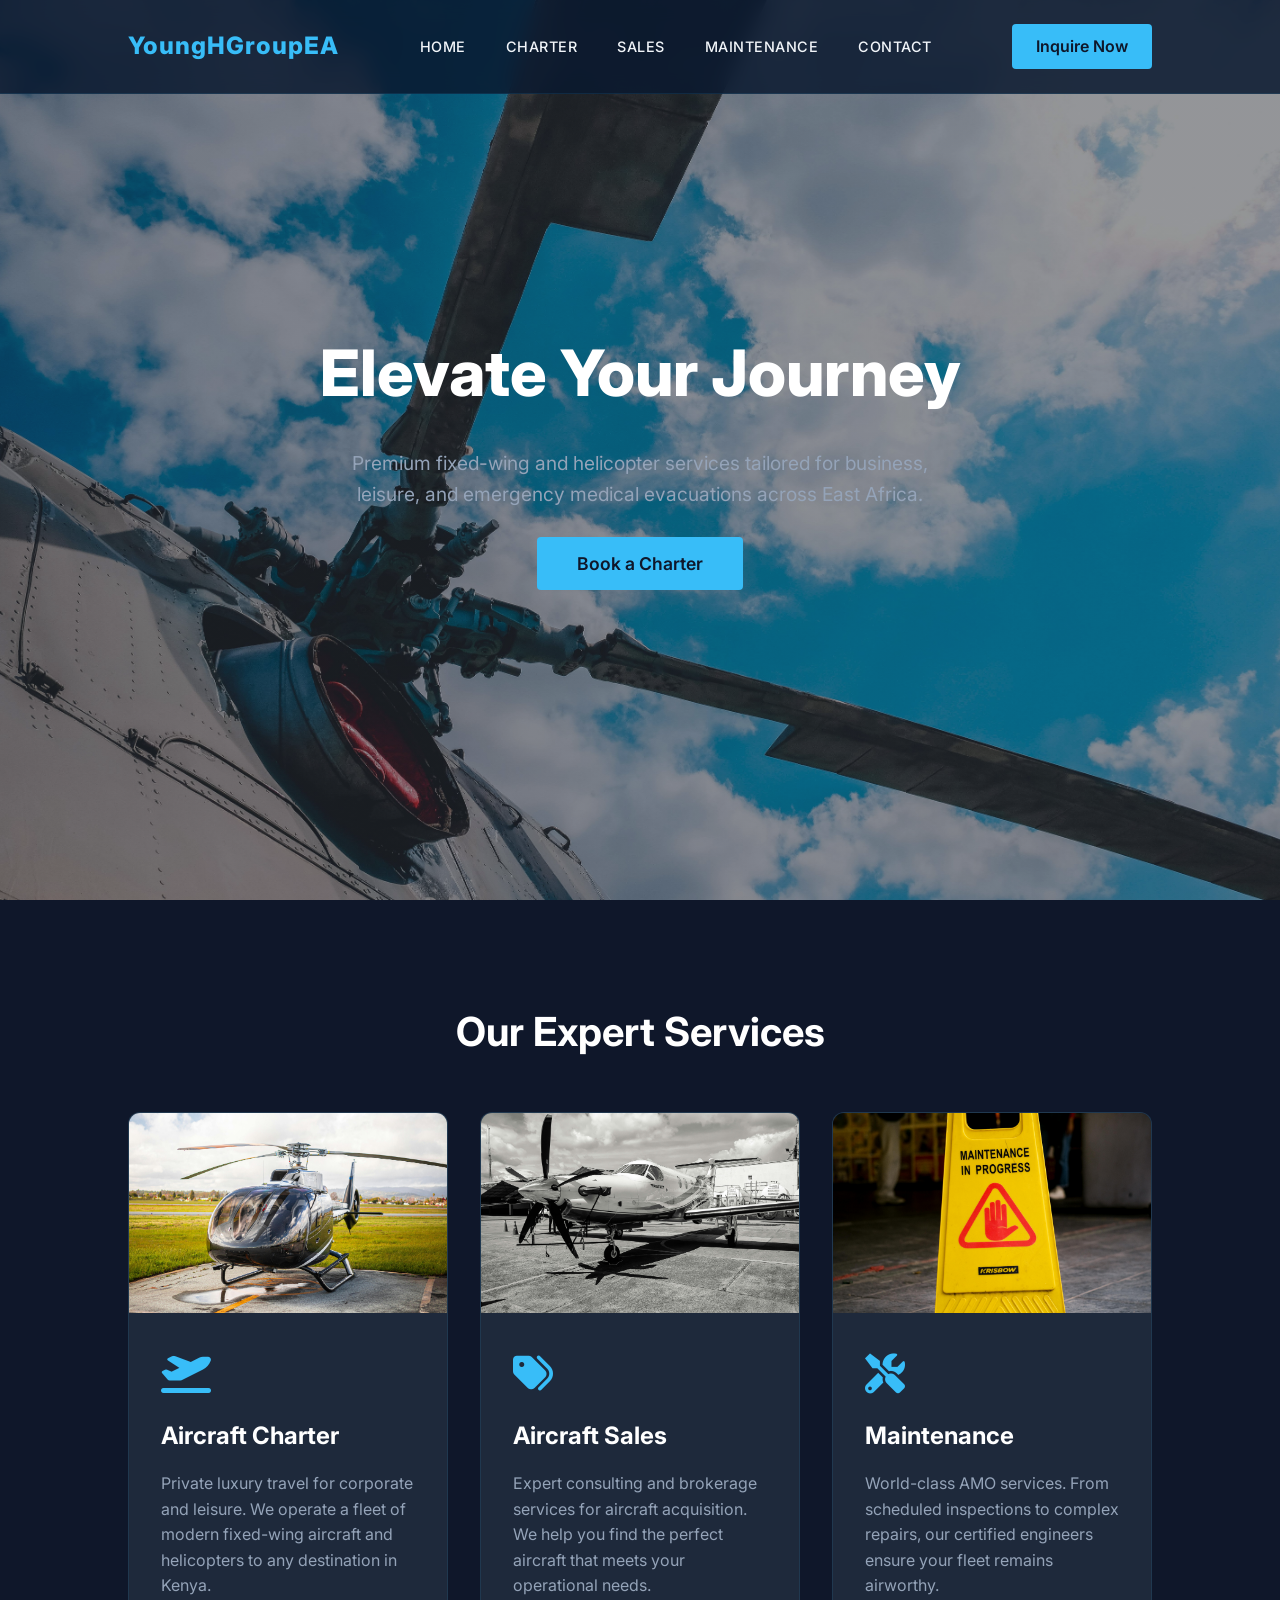
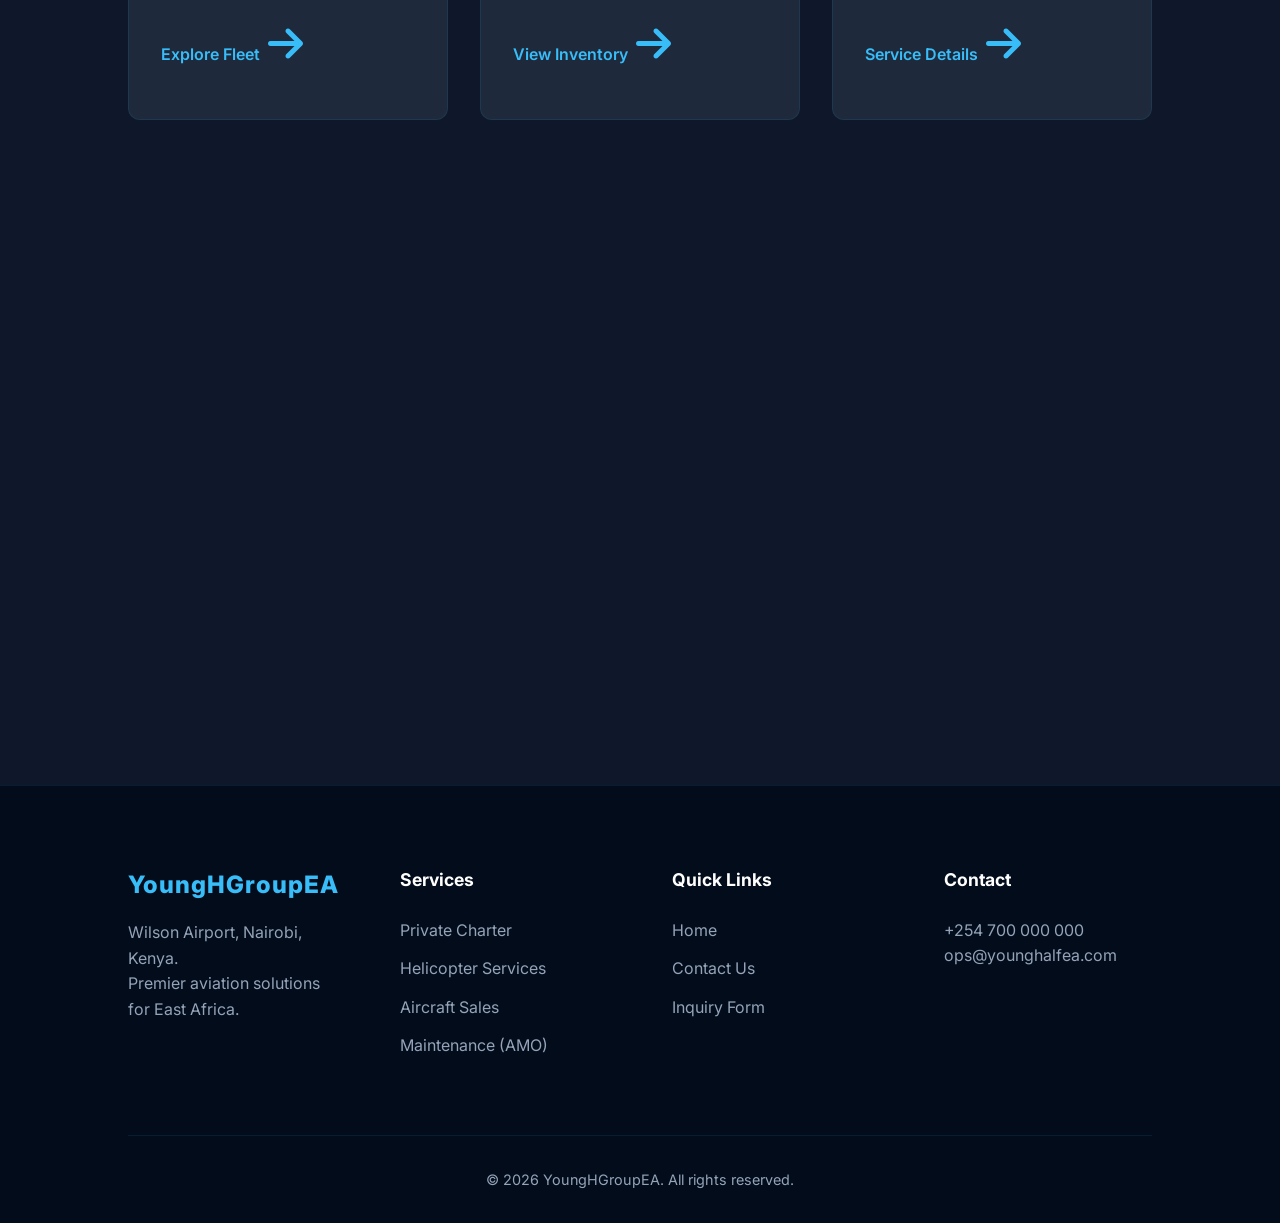
<file: index.html>
<!DOCTYPE html>
<html lang="en">
<head>
    <meta charset="UTF-8">
    <meta name="viewport" content="width=device-width, initial-scale=1.0">
    <title>YoungHGroupEA | Premier Aviation Services in Kenya</title>
    <meta name="description" content="YoungHGroupEA offers premium aircraft charter, sales, and maintenance services across East Africa. Based in Nairobi, Kenya.">
    <link rel="stylesheet" href="style.css">
    <link rel="stylesheet" href="https://cdnjs.cloudflare.com/ajax/libs/font-awesome/6.0.0/css/all.min.css">
    <link href="https://fonts.googleapis.com/css2?family=Inter:wght@400;500;600;700;800&display=swap" rel="stylesheet">
</head>
<body>

    <nav>
        <div class="logo">YoungHGroupEA</div>
        <div class="nav-links">
            <a href="index.html">Home</a>
            <a href="charter.html">Charter</a>
            <a href="sales.html">Sales</a>
            <a href="maintenance.html">Maintenance</a>
            <a href="contact.html">Contact</a>
        </div>
        <a href="contact.html" class="nav-cta">Inquire Now</a>
        <div class="menu-btn"><i class="fas fa-bars"></i></div>
    </nav>

    <header class="hero" style="background: linear-gradient(rgba(15, 23, 42, 0.4), rgba(15, 23, 42, 0.4)), url('pexels-miketyurin-5052062.jpg') center/cover no-repeat;">
        <div class="hero-content">
            <h1>Elevate Your Journey</h1>
            <p>Premium fixed-wing and helicopter services tailored for business, leisure, and emergency medical evacuations across East Africa.</p>
            <div class="hero-btns">
                <a href="charter.html" class="nav-cta" style="padding: 1rem 2.5rem; font-size: 1.1rem;">Book a Charter</a>
            </div>
        </div>
    </header>

    <section id="services">
        <h2>Our Expert Services</h2>
        <div class="service-grid">
            <div class="service-card" style="padding: 0; overflow: hidden;">
                <img src="charter.jpg" alt="Private Charter Aircraft" loading="lazy" style="width: 100%; height: 200px; object-fit: cover;">
                <div style="padding: 2rem;">
                <i class="fas fa-plane-departure"></i>
                <h3>Aircraft Charter</h3>
                <p>Private luxury travel for corporate and leisure. We operate a fleet of modern fixed-wing aircraft and helicopters to any destination in Kenya.</p>
                <a href="charter.html" class="learn-more">Explore Fleet <i class="fas fa-arrow-right"></i></a>
                </div>
            </div>
            <div class="service-card" style="padding: 0; overflow: hidden;">
                <img src="pilatus.jpg" alt="Aircraft for Sale" loading="lazy" style="width: 100%; height: 200px; object-fit: cover;">
                <div style="padding: 2rem;">
                <div class="card-icon"><i class="fas fa-tags"></i></div>
                <h3>Aircraft Sales</h3>
                <p>Expert consulting and brokerage services for aircraft acquisition. We help you find the perfect aircraft that meets your operational needs.</p>
                <a href="sales.html" class="learn-more">View Inventory <i class="fas fa-arrow-right"></i></a>
                </div>
            </div>
            <div class="service-card" style="padding: 0; overflow: hidden;">
                <img src="maintanance.jpg" alt="Aircraft Maintenance" loading="lazy" style="width: 100%; height: 200px; object-fit: cover;">
                <div style="padding: 2rem;">
                <i class="fas fa-tools"></i>
                <h3>Maintenance</h3>
                <p>World-class AMO services. From scheduled inspections to complex repairs, our certified engineers ensure your fleet remains airworthy.</p>
                <a href="maintenance.html" class="learn-more">Service Details <i class="fas fa-arrow-right"></i></a>
                </div>
            </div>
        </div>
    </section>

    <section style="background: var(--primary-light);">
        <div style="text-align: center; max-width: 800px; margin: 0 auto;">
            <h2 style="margin-bottom: 1rem;">Why Choose YoungHGroupEA?</h2>
            <p style="color: var(--text-dim); margin-bottom: 3rem;">Based at Wilson Airport, Nairobi, we are the pulse of East African aviation.</p>
            <div class="service-grid">
                <div>
                    <h3 style="color: var(--accent); font-size: 2.5rem;">24/7</h3>
                    <p>Support Available</p>
                </div>
                <div>
                    <h3 style="color: var(--accent); font-size: 2.5rem;">50+</h3>
                    <p>Destinations</p>
                </div>
                <div>
                    <h3 style="color: var(--accent); font-size: 2.5rem;">100%</h3>
                    <p>Safety Record</p>
                </div>
            </div>
        </div>
    </section>

    <footer>
        <div class="footer-content">
            <div class="footer-section">
                <div class="logo" style="margin-bottom: 1rem;">YoungHGroupEA</div>
                <p style="color: var(--text-dim);">Wilson Airport, Nairobi, Kenya.<br>Premier aviation solutions for East Africa.</p>
            </div>
            <div class="footer-section">
                <h4>Services</h4>
                <ul class="footer-links">
                    <li><a href="charter.html">Private Charter</a></li>
                    <li><a href="charter.html#helicopters">Helicopter Services</a></li>
                    <li><a href="sales.html">Aircraft Sales</a></li>
                    <li><a href="maintenance.html">Maintenance (AMO)</a></li>
                </ul>
            </div>
            <div class="footer-section">
                <h4>Quick Links</h4>
                <ul class="footer-links">
                    <li><a href="index.html">Home</a></li>
                    <li><a href="contact.html">Contact Us</a></li>
                    <li><a href="contact.html">Inquiry Form</a></li>
                </ul>
            </div>
            <div class="footer-section">
                <h4>Contact</h4>
                <p style="color: var(--text-dim);">+254 700 000 000<br>ops@younghalfea.com</p>
            </div>
        </div>
        <div class="footer-bottom">
            &copy; 2026 YoungHGroupEA. All rights reserved.
        </div>
    </footer>

    <script src="script.js"></script>
</body>
</html>
</file>
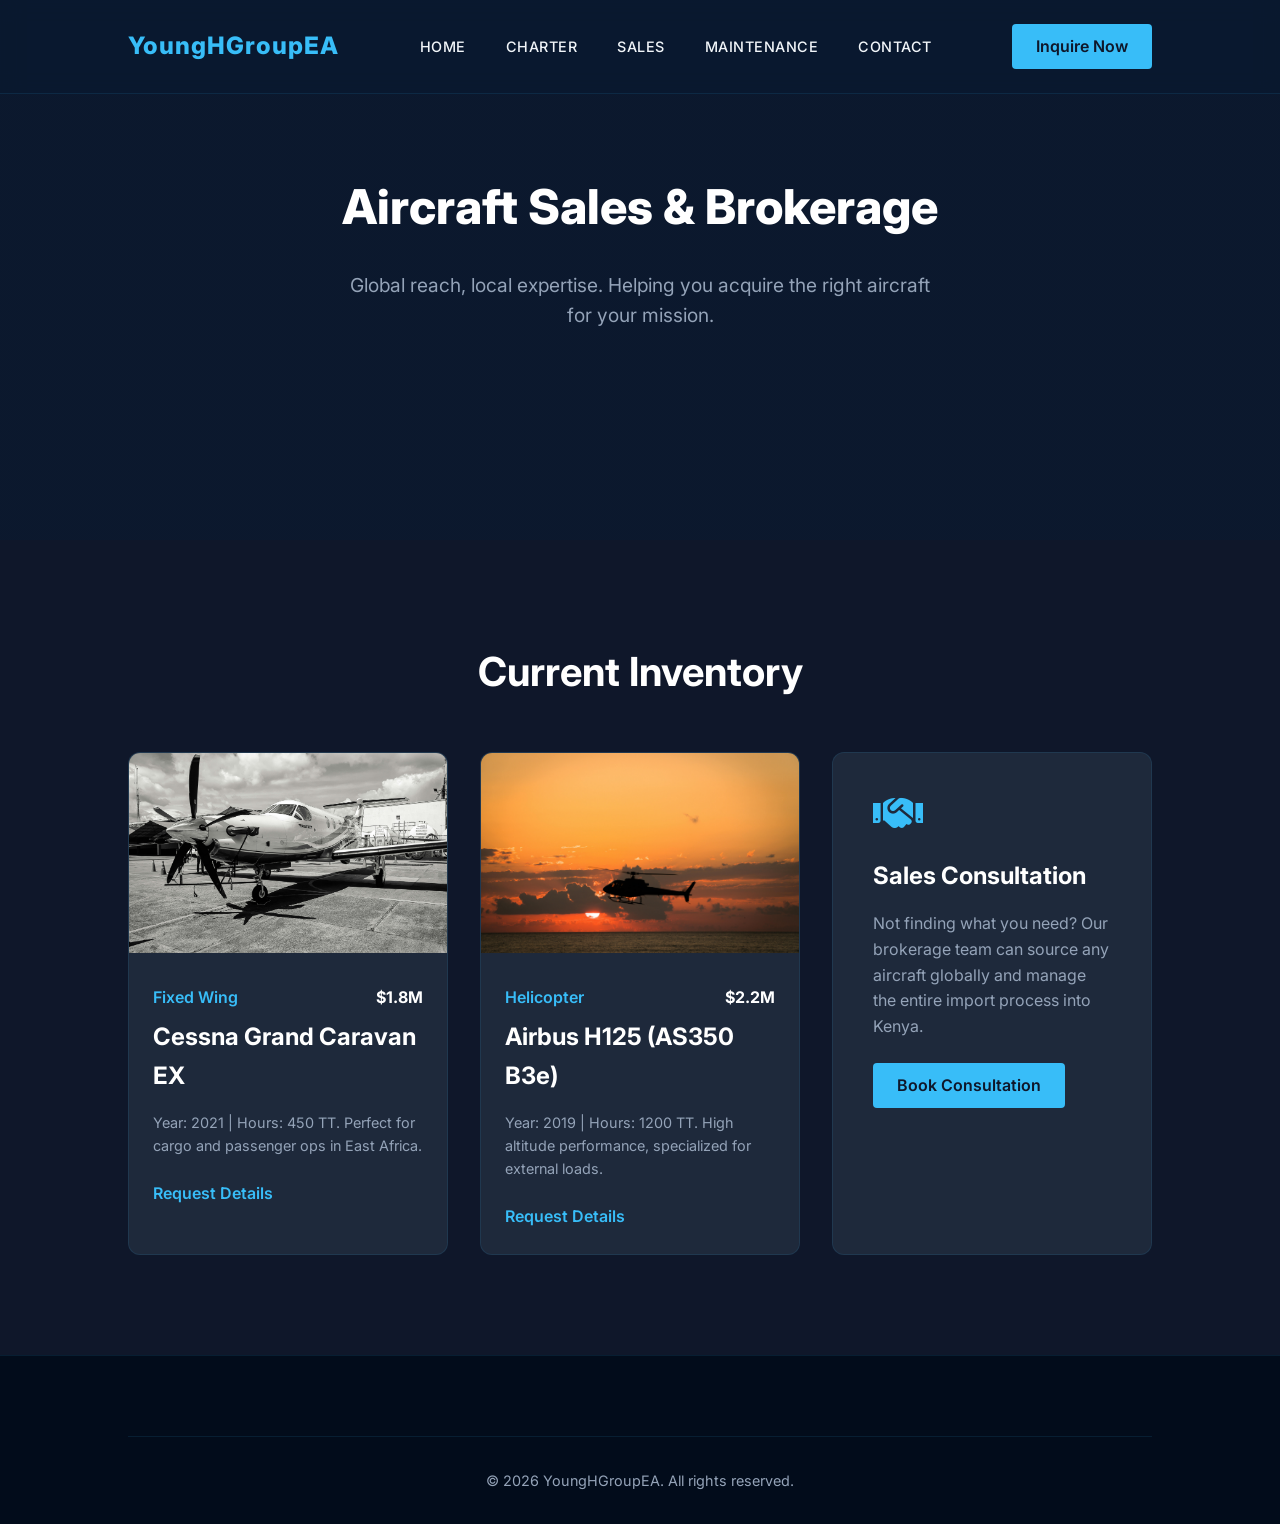
<file: sales.html>
<!DOCTYPE html>
<html lang="en">
<head>
    <meta charset="UTF-8">
    <meta name="viewport" content="width=device-width, initial-scale=1.0">
    <title>Aircraft Sales | YoungHGroupEA</title>
    <link rel="stylesheet" href="style.css">
    <link rel="stylesheet" href="https://cdnjs.cloudflare.com/ajax/libs/font-awesome/6.0.0/css/all.min.css">
    <link href="https://fonts.googleapis.com/css2?family=Inter:wght@400;500;600;700;800&display=swap" rel="stylesheet">
</head>
<body>

    <nav>
        <div class="logo">YoungHGroupEA</div>
        <div class="nav-links">
            <a href="index.html">Home</a>
            <a href="charter.html">Charter</a>
            <a href="sales.html">Sales</a>
            <a href="maintenance.html">Maintenance</a>
            <a href="contact.html">Contact</a>
        </div>
        <a href="contact.html" class="nav-cta">Inquire Now</a>
        <div class="menu-btn"><i class="fas fa-bars"></i></div>
    </nav>

    <header class="hero" style="height: 60vh; background: linear-gradient(rgba(10, 25, 47, 0.7), rgba(10, 25, 47, 0.7)), url('https://images.unsplash.com/photo-1540962351504-03099e0a754b?q=80&w=2000&auto=format&fit=crop') center/cover no-repeat;">
        <div class="hero-content">
            <h1 style="font-size: 3rem;">Aircraft Sales & Brokerage</h1>
            <p>Global reach, local expertise. Helping you acquire the right aircraft for your mission.</p>
        </div>
    </header>

    <section>
        <h2>Current Inventory</h2>
        <div class="service-grid">
            <div class="service-card" style="padding: 0; overflow: hidden;">
                <img src="pilatus.jpg" alt="Cessna 208" loading="lazy" style="width: 100%; height: 200px; object-fit: cover;">
                <div style="padding: 1.5rem;">
                    <div style="display: flex; justify-content: space-between; align-items: center; margin-bottom: 0.5rem;">
                        <span style="color: var(--accent); font-weight: 600;">Fixed Wing</span>
                        <span style="font-weight: 700; color: var(--white);">$1.8M</span>
                    </div>
                    <h3>Cessna Grand Caravan EX</h3>
                    <p style="font-size: 0.9rem;">Year: 2021 | Hours: 450 TT. Perfect for cargo and passenger ops in East Africa.</p>
                    <a href="contact.html" class="learn-more">Request Details</a>
                </div>
            </div>
            <div class="service-card" style="padding: 0; overflow: hidden;">
                <img src="pexels-reisefreiheit-4137667.jpg" alt="Airbus H125 Helicopter" loading="lazy" style="width: 100%; height: 200px; object-fit: cover;">
                <div style="padding: 1.5rem;">
                    <div style="display: flex; justify-content: space-between; align-items: center; margin-bottom: 0.5rem;">
                        <span style="color: var(--accent); font-weight: 600;">Helicopter</span>
                        <span style="font-weight: 700; color: var(--white);">$2.2M</span>
                    </div>
                    <h3>Airbus H125 (AS350 B3e)</h3>
                    <p style="font-size: 0.9rem;">Year: 2019 | Hours: 1200 TT. High altitude performance, specialized for external loads.</p>
                    <a href="contact.html" class="learn-more">Request Details</a>
                </div>
            </div>
            <div class="service-card" id="consultation">
                <i class="fas fa-handshake"></i>
                <h3>Sales Consultation</h3>
                <p>Not finding what you need? Our brokerage team can source any aircraft globally and manage the entire import process into Kenya.</p>
                <a href="contact.html" class="nav-cta" style="display: inline-block;">Book Consultation</a>
            </div>
        </div>
    </section>

    <footer>
        <div class="footer-bottom">
            &copy; 2026 YoungHGroupEA. All rights reserved.
        </div>
    </footer>
    <script src="script.js"></script>
</body>
</html>
</file>
<file: style.css>
:root {
    --primary: #0f172a; /* Deep Navy/Steel */
    --primary-light: #1e293b;
    --accent: #38bdf8; /* Sky Blue */
    --accent-hover: #0ea5e9;
    --accent-red: #e11d48; /* Red from the engine intake */
    --text-light: #f1f5f9;
    --text-dim: #94a3b8;
    --white: #ffffff;
    --glass: rgba(56, 189, 248, 0.05); /* Blue tinted glass */
    --glass-border: rgba(56, 189, 248, 0.1);
    --shadow: 0 10px 30px -10px rgba(0, 0, 0, 0.5);
    --transition: all 0.3s cubic-bezier(0.4, 0, 0.2, 1);
}

* {
    margin: 0;
    padding: 0;
    box-sizing: border-box;
    font-family: 'Inter', -apple-system, BlinkMacSystemFont, 'Segoe UI', Roboto, sans-serif;
}

body {
    background-color: var(--primary);
    color: var(--text-light);
    line-height: 1.6;
    overflow-x: hidden;
}

a {
    text-decoration: none;
    color: inherit;
    transition: var(--transition);
}

ul {
    list-style: none;
}

/* Navbar */
nav {
    position: fixed;
    top: 0;
    width: 100%;
    padding: 1.5rem 10%;
    display: flex;
    justify-content: space-between;
    align-items: center;
    background: rgba(10, 25, 47, 0.85);
    backdrop-filter: blur(10px);
    z-index: 1000;
    border-bottom: 1px solid var(--glass-border);
}

.logo {
    font-size: 1.5rem;
    font-weight: 800;
    color: var(--accent);
    letter-spacing: 1px;
}

.nav-links {
    display: flex;
    gap: 2.5rem;
}

.nav-links a {
    font-size: 0.9rem;
    font-weight: 500;
    text-transform: uppercase;
    letter-spacing: 0.5px;
}

.nav-links a:hover {
    color: var(--accent);
}

.nav-cta {
    background: var(--accent);
    color: var(--primary);
    padding: 0.6rem 1.5rem;
    border-radius: 4px;
    font-weight: 600;
}

.nav-cta:hover {
    background: var(--accent-hover);
    transform: translateY(-2px);
}

.btn {
    padding: 0.6rem 1.5rem;
    border-radius: 4px;
    font-weight: 600;
    display: inline-block;
    transition: var(--transition);
}

.btn.primary {
    background: var(--accent);
    color: var(--primary);
}

.btn.primary:hover {
    background: var(--accent-hover);
    transform: translateY(-2px);
    box-shadow: 0 5px 15px rgba(56, 189, 248, 0.3);
}

.highlight-red {
    color: var(--accent-red);
}

.btn.red {
    background: var(--accent-red);
    color: var(--white);
}

.btn.red:hover {
    background: #be123c;
    box-shadow: 0 5px 15px rgba(225, 29, 72, 0.3);
}

/* Hero Section */
.hero {
    height: 100vh;
    display: flex;
    align-items: center;
    justify-content: center;
    text-align: center;
    padding: 0 10%;
}

.hero-content h1 {
    font-size: 4rem;
    font-weight: 800;
    margin-bottom: 1.5rem;
    color: var(--white);
}

.hero-content p {
    font-size: 1.2rem;
    max-width: 600px;
    margin: 0 auto 2.5rem;
    color: var(--text-dim);
}

/* Sections */
section {
    padding: 100px 10%;
}

h2 {
    font-size: 2.5rem;
    margin-bottom: 3rem;
    text-align: center;
    color: var(--white);
}

/* Service Grid */
.service-grid {
    display: grid;
    grid-template-columns: repeat(auto-fit, minmax(300px, 1fr));
    gap: 2rem;
}

.service-card {
    background: var(--primary-light);
    padding: 2.5rem;
    border-radius: 12px;
    border: 1px solid var(--glass-border);
    transition: var(--transition);
    position: relative;
    overflow: hidden;
}

.service-card:hover {
    transform: translateY(-10px);
    border-color: var(--accent);
}

.service-card i {
    font-size: 2.5rem;
    color: var(--accent);
    margin-bottom: 1.5rem;
    display: block;
}

.service-card h3 {
    font-size: 1.5rem;
    margin-bottom: 1rem;
    color: var(--white);
}

.service-card p {
    color: var(--text-dim);
    margin-bottom: 1.5rem;
}

.learn-more {
    color: var(--accent);
    font-weight: 600;
    display: flex;
    align-items: center;
    gap: 0.5rem;
}

/* Footer */
footer {
    padding: 5rem 10% 2rem;
    background: #020c1b;
    border-top: 1px solid var(--glass-border);
}

.footer-content {
    display: grid;
    grid-template-columns: repeat(auto-fit, minmax(200px, 1fr));
    gap: 4rem;
    margin-bottom: 4rem;
}

.footer-section h4 {
    color: var(--white);
    margin-bottom: 1.5rem;
    font-size: 1.1rem;
}

.footer-links li {
    margin-bottom: 0.8rem;
}

.footer-links a {
    color: var(--text-dim);
}

.footer-links a:hover {
    color: var(--accent);
}

.footer-bottom {
    text-align: center;
    padding-top: 2rem;
    border-top: 1px solid var(--glass-border);
    color: var(--text-dim);
    font-size: 0.9rem;
}

/* Mobile Toggle */
.menu-btn {
    display: none;
    cursor: pointer;
    font-size: 1.5rem;
}

/* Animations */
@keyframes fadeInUp {
    from {
        opacity: 0;
        transform: translateY(30px);
    }
    to {
        opacity: 1;
        transform: translateY(0);
    }
}

.hero-content h1 {
    animation: fadeInUp 0.8s ease-out forwards;
}

.hero-content p {
    animation: fadeInUp 0.8s ease-out 0.2s forwards;
    opacity: 0;
}

.hero-btns {
    animation: fadeInUp 0.8s ease-out 0.4s forwards;
    opacity: 0;
}

.reveal {
    opacity: 0;
    transform: translateY(30px);
    transition: all 0.8s ease-out;
}

.reveal.active {
    opacity: 1;
    transform: translateY(0);
}

.service-card:hover {
    box-shadow: 0 0 20px rgba(242, 201, 76, 0.2);
    border-color: var(--accent);
}

/* Updated Mobile Nav */
.nav-links.active {
    display: flex !important;
    flex-direction: column;
    position: absolute;
    top: 100%;
    left: 0;
    width: 100%;
    background: var(--primary);
    padding: 2rem;
    gap: 1.5rem;
    border-bottom: 1px solid var(--glass-border);
}

nav.nav-scrolled {
    padding: 1rem 10%;
    box-shadow: var(--shadow);
}

/* Contact Page Layouts */
.contact-grid {
    display: grid;
    grid-template-columns: 1fr 1.5fr;
    gap: 4rem;
}

.form-grid {
    display: grid;
    grid-template-columns: 1fr 1fr;
    gap: 1rem;
    margin-bottom: 1rem;
}

.form-box {
    background: var(--primary-light);
    padding: 3rem;
    border-radius: 12px;
    border: 1px solid var(--glass-border);
}

/* Media Queries for Responsiveness */

/* Tablet & Smaller Desktop (Max-Width 1024px) */
@media screen and (max-width: 1024px) {
    nav, nav.nav-scrolled { padding-left: 5%; padding-right: 5%; }
    section, .hero, footer { padding-left: 5%; padding-right: 5%; }
    
    .hero-content h1 { font-size: 3rem; }
    
    .service-grid { gap: 1.5rem; }
    
    .contact-grid {
        grid-template-columns: 1fr;
        gap: 3rem;
    }
}

/* Mobile Devices (Max-Width 768px) */
@media screen and (max-width: 768px) {
    .menu-btn { display: block; }
    .nav-links { display: none; }
    .nav-cta { display: none; }
    
    .hero {
        height: auto !important;
        min-height: 50vh;
        padding-top: 120px !important;
        padding-bottom: 60px;
    }
    
    .hero-content h1 { font-size: 2.5rem; }
    h2 { font-size: 2rem; }
    
    .footer-content { gap: 2rem; }
    nav, nav.nav-scrolled { padding: 1rem 5%; }
    
    .form-grid {
        grid-template-columns: 1fr;
    }
}

/* Small Mobile (Max-Width 480px) */
@media screen and (max-width: 480px) {
    .hero-content h1 { font-size: 2rem; }
    .service-card { padding: 1.5rem; }
    .form-box { padding: 1.5rem; }
    .footer-content { grid-template-columns: 1fr; }
    .nav-links.active { padding: 1rem; }
}
</file>
